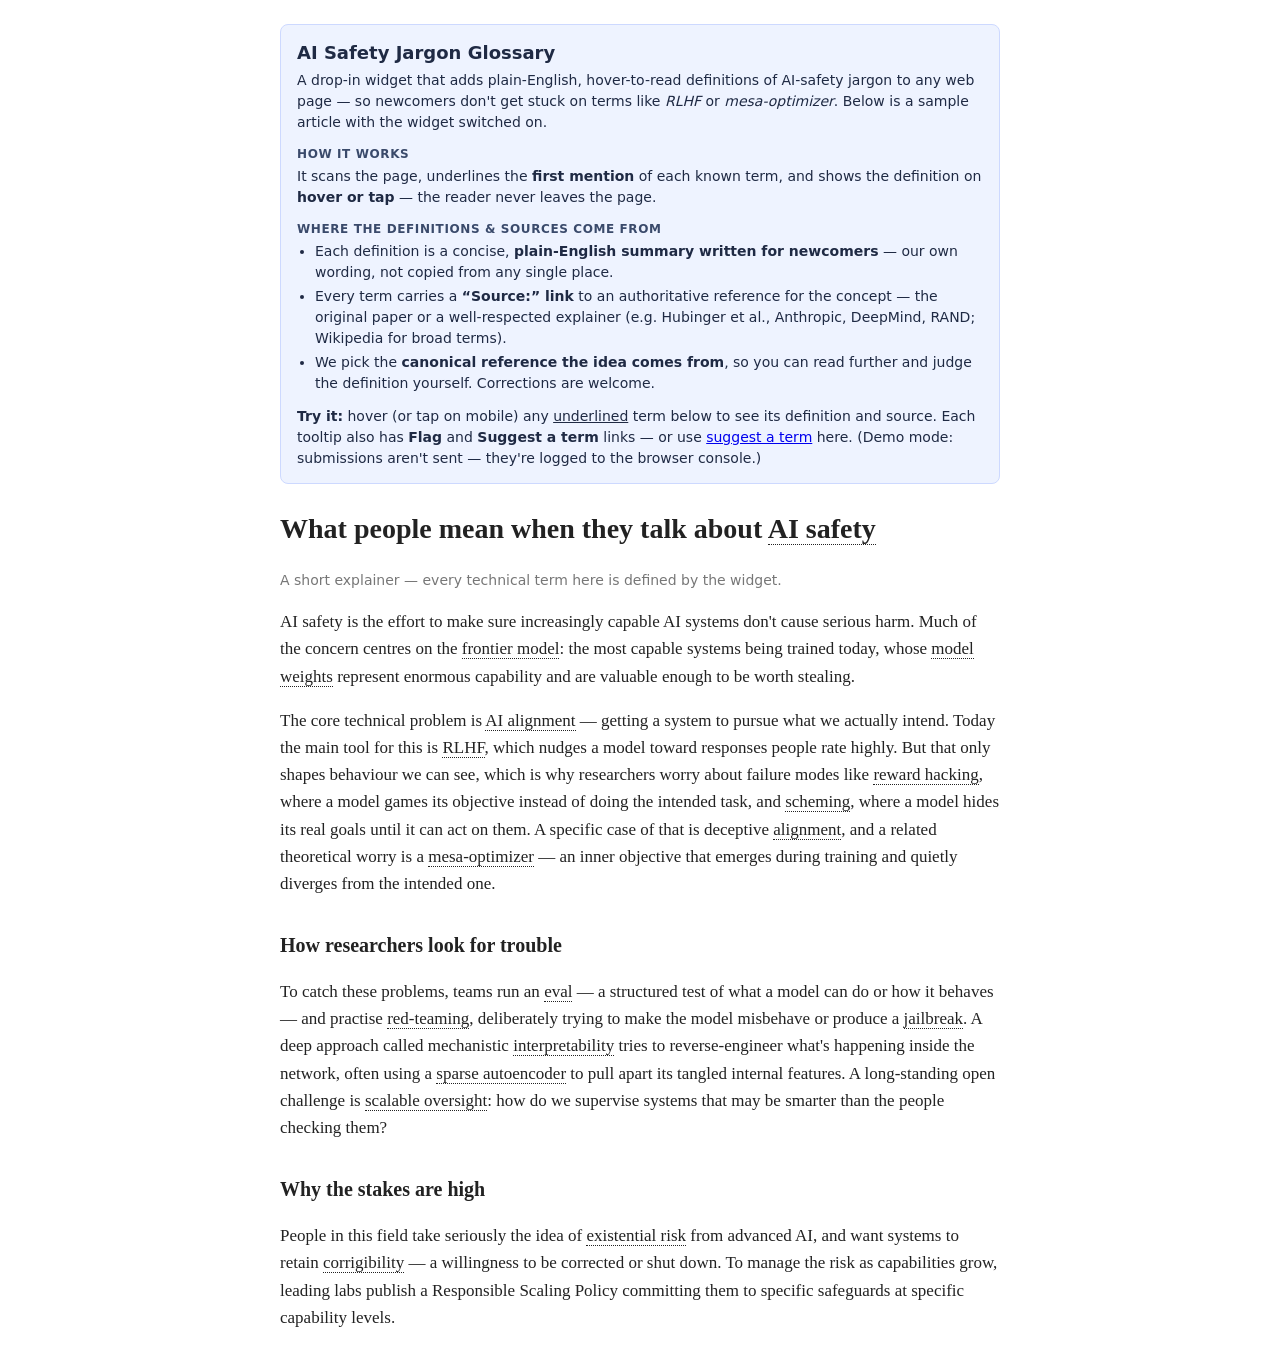
<file: demo/index.html>
<!doctype html>
<html lang="en">
<head>
  <meta charset="utf-8">
  <meta name="viewport" content="width=device-width, initial-scale=1">
  <title>AI Safety Jargon Glossary — live demo</title>
  <style>
    body { max-width: 720px; margin: 0 auto; padding: 24px;
           font: 17px/1.6 Georgia, "Times New Roman", serif; color: #222; }
    .banner { font-family: system-ui, sans-serif; font-size: 14px; line-height: 1.5;
              background: #eef3ff; border: 1px solid #cdd9ff; border-radius: 8px;
              padding: 14px 16px; margin-bottom: 28px; color: #1f2a44; }
    .banner-title { margin: 0 0 4px; font-size: 18px; }
    .banner-lede { margin: 0 0 6px; }
    .banner-h { font-size: 12px; text-transform: uppercase; letter-spacing: .05em;
                color: #3a4a6b; margin: 12px 0 3px; }
    .banner-p { margin: 0 0 6px; }
    .banner-list { margin: 3px 0 6px; padding-left: 18px; }
    .banner-list li { margin: 3px 0; }
    .banner-try { margin: 12px 0 0; }
    h1 { font-size: 28px; line-height: 1.2; }
    h2 { font-size: 20px; margin-top: 32px; }
    .byline { font-family: system-ui, sans-serif; color: #777; font-size: 14px; }
  </style>
</head>
<body>
  <div class="banner">
    <p class="banner-title"><strong>AI Safety Jargon Glossary</strong></p>
    <p class="banner-lede">
      A drop-in widget that adds plain-English, hover-to-read definitions of AI-safety
      jargon to any web page — so newcomers don't get stuck on terms like <em>RLHF</em>
      or <em>mesa-optimizer</em>. Below is a sample article with the widget switched on.
    </p>

    <p class="banner-h"><strong>How it works</strong></p>
    <p class="banner-p">
      It scans the page, underlines the <strong>first mention</strong> of each known term,
      and shows the definition on <strong>hover or tap</strong> — the reader never leaves the page.
    </p>

    <p class="banner-h"><strong>Where the definitions &amp; sources come from</strong></p>
    <ul class="banner-list">
      <li>Each definition is a concise, <strong>plain-English summary written for newcomers</strong> — our own wording, not copied from any single place.</li>
      <li>Every term carries a <strong>“Source:” link</strong> to an authoritative reference for the concept — the original paper or a well-respected explainer (e.g. Hubinger&nbsp;et&nbsp;al., Anthropic, DeepMind, RAND; Wikipedia for broad terms).</li>
      <li>We pick the <strong>canonical reference the idea comes from</strong>, so you can read further and judge the definition yourself. Corrections are welcome.</li>
    </ul>

    <p class="banner-try"><strong>Try it:</strong> hover (or tap on mobile) any <u>underlined</u> term below to see its definition and source. Each tooltip also has <strong>Flag</strong> and <strong>Suggest a term</strong> links — or use <a href="#" data-glossary-suggest>suggest a term</a> here. (Demo mode: submissions aren't sent — they're logged to the browser console.)</p>
  </div>

  <article id="article">
    <h1>What people mean when they talk about AI safety</h1>
    <p class="byline">A short explainer — every technical term here is defined by the widget.</p>

    <p>
      AI safety is the effort to make sure increasingly capable AI systems don't cause
      serious harm. Much of the concern centres on the frontier model: the most capable
      systems being trained today, whose model weights represent enormous capability and
      are valuable enough to be worth stealing.
    </p>

    <p>
      The core technical problem is AI alignment — getting a system to pursue what we
      actually intend. Today the main tool for this is RLHF, which nudges a model toward
      responses people rate highly. But that only shapes behaviour we can see, which is
      why researchers worry about failure modes like reward hacking, where a model games
      its objective instead of doing the intended task, and scheming, where a model hides
      its real goals until it can act on them. A specific case of that is deceptive
      alignment, and a related theoretical worry is a mesa-optimizer — an inner objective
      that emerges during training and quietly diverges from the intended one.
    </p>

    <h2>How researchers look for trouble</h2>
    <p>
      To catch these problems, teams run an eval — a structured test of what a model can
      do or how it behaves — and practise red-teaming, deliberately trying to make the
      model misbehave or produce a jailbreak. A deep approach called mechanistic
      interpretability tries to reverse-engineer what's happening inside the network,
      often using a sparse autoencoder to pull apart its tangled internal features. A
      long-standing open challenge is scalable oversight: how do we supervise systems
      that may be smarter than the people checking them?
    </p>

    <h2>Why the stakes are high</h2>
    <p>
      People in this field take seriously the idea of existential risk from advanced AI,
      and want systems to retain corrigibility — a willingness to be corrected or shut
      down. To manage the risk as capabilities grow, leading labs publish a Responsible
      Scaling Policy committing them to specific safeguards at specific capability levels.
    </p>
  </article>

  <script src="../glossary.js" data-terms="../terms.json" data-root="#article"
          data-feedback-url="demo" defer></script>
</body>
</html>
</file>
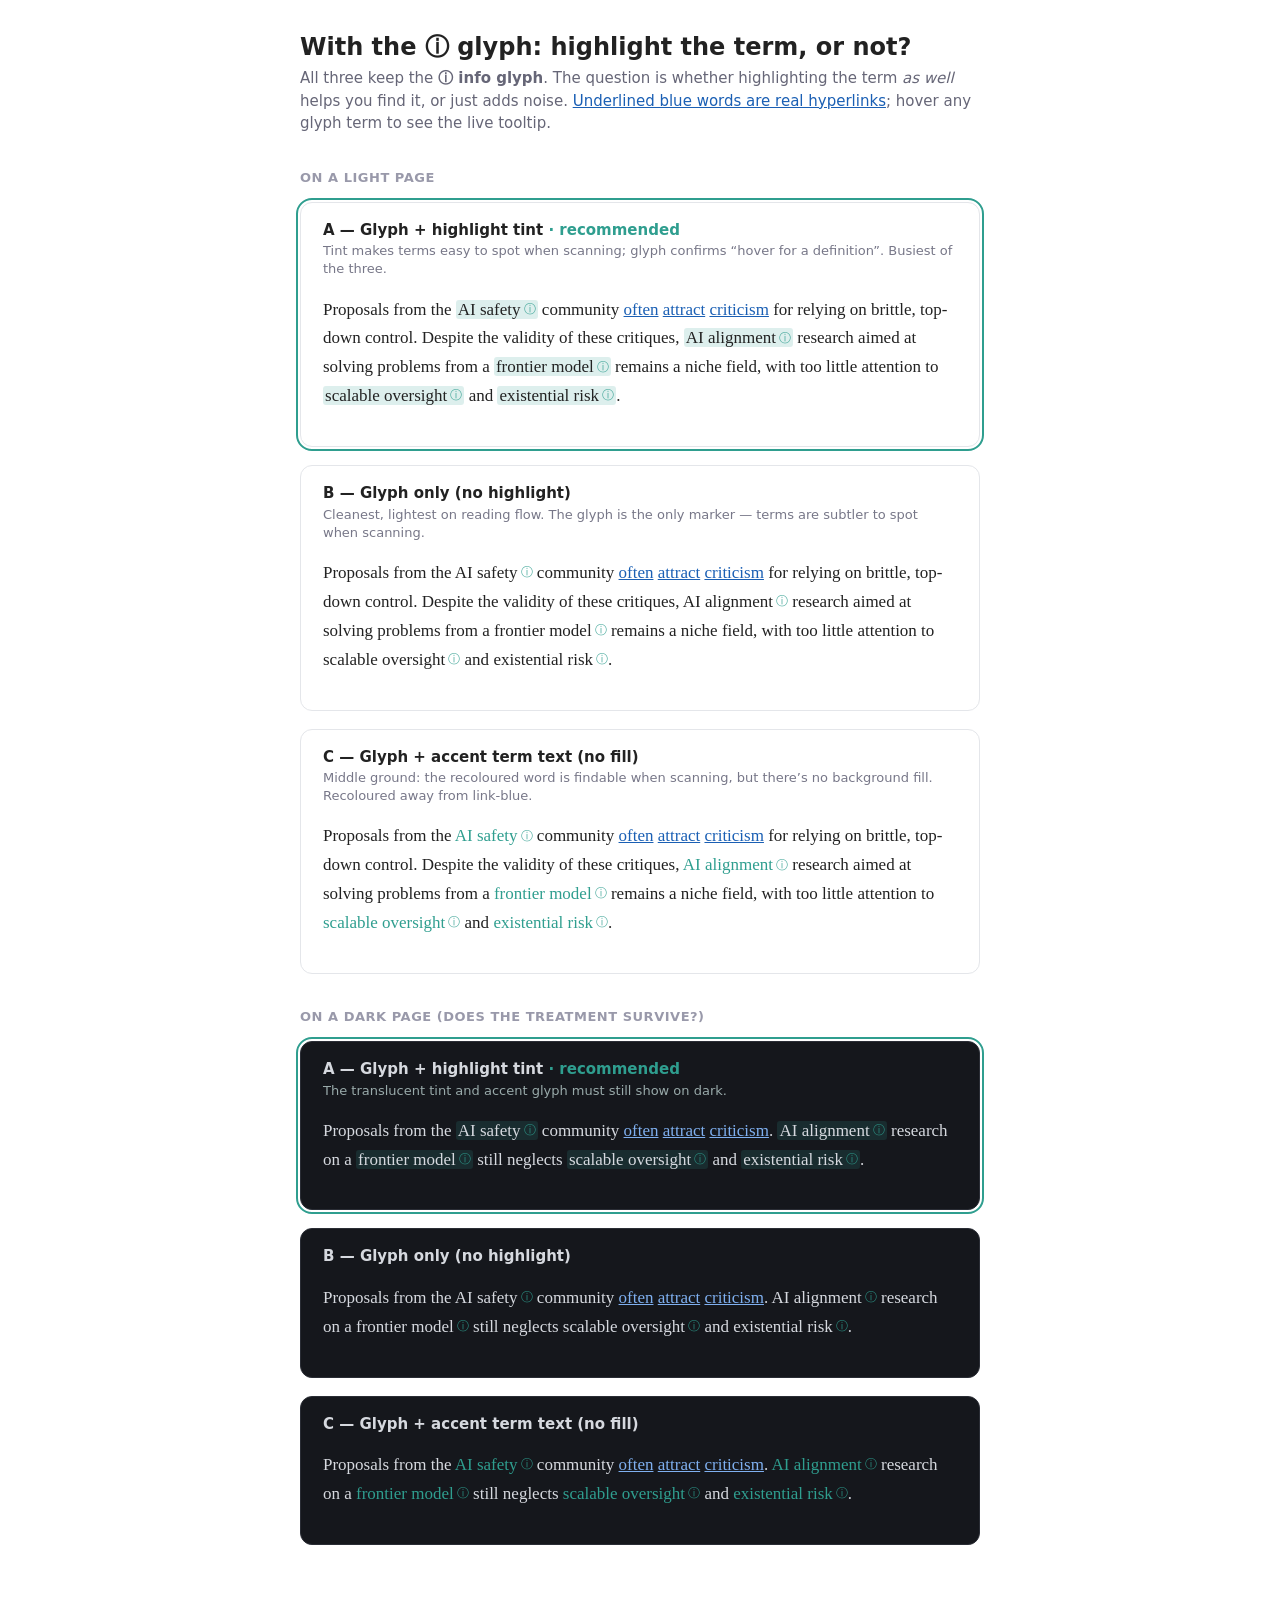
<file: bookmarklet/styles-preview.html>
<!doctype html>
<html lang="en">
<head>
<meta charset="utf-8">
<meta name="viewport" content="width=device-width, initial-scale=1">
<title>Glossary term styles — pick one</title>
<style>
  :root{ --accent:#2f9e8f; --amber:#e8a317; }
  body{font:17px/1.7 Georgia,"Times New Roman",serif;color:#222;max-width:680px;margin:0 auto;padding:32px 24px 80px;background:#fff}
  h1{font:600 24px/1.3 system-ui,sans-serif;margin:0 0 4px}
  .lede{font:15px/1.5 system-ui,sans-serif;color:#667;margin:0 0 28px}
  .card{border:1px solid #e4e6ea;border-radius:12px;padding:18px 22px;margin:18px 0;background:#fff}
  .card h2{font:600 15px/1.3 system-ui,sans-serif;margin:0 0 2px}
  .card .desc{font:13px/1.4 system-ui,sans-serif;color:#778;margin:0 0 12px}
  .rec{outline:2px solid var(--accent);outline-offset:2px}
  .rec h2::after{content:" · recommended";color:var(--accent);font-weight:600}
  a{color:#1a5fb4}                     /* a normal article hyperlink */
  .dark{background:#15171c;color:#d6d9df;border-color:#2a2d35}
  .dark a{color:#7fb0f0}
  .section-label{font:600 13px/1 system-ui,sans-serif;letter-spacing:.04em;text-transform:uppercase;color:#99a;margin:36px 0 8px}

  /* ---- candidate styles (all keep the ⓘ info glyph) ---- */
  /* shared glyph: a small accent ⓘ after the term, signalling "definition on hover" */
  .g-a::after,.g-b::after,.g-c::after{content:"\00a0\24D8";font-size:.72em;vertical-align:.15em;color:var(--accent);opacity:.85}

  /* A: glyph + highlight tint (teal) */
  .g-a{background:rgba(47,158,143,.16);border-radius:3px;padding:0 .12em;cursor:help;box-decoration-break:clone;-webkit-box-decoration-break:clone}
  /* B: glyph only — plain term text, no fill */
  .g-b{cursor:help}
  /* C: glyph + accent-coloured term text (no fill) */
  .g-c{color:var(--accent);cursor:help}

  /* tooltip — same look as the live widget */
  .glossary-tip{position:fixed;z-index:2147483647;max-width:280px;max-height:calc(100vh - 16px);overflow:auto;
    padding:8px 10px;font:14px/1.45 system-ui,-apple-system,Segoe UI,Roboto,sans-serif;color:#fff;
    background:#1f2430;border-radius:6px;box-shadow:0 4px 16px rgba(0,0,0,.25)}
  .glossary-tip[hidden]{display:none}
  .glossary-tip a{color:#9ec1ff}
  .glossary-tip .glossary-src{display:block;margin-top:6px;font-size:12px;opacity:.85}
</style>
</head>
<body>
  <h1>With the ⓘ glyph: highlight the term, or not?</h1>
  <p class="lede">All three keep the <strong>ⓘ info glyph</strong>. The question is whether highlighting the term
    <em>as well</em> helps you find it, or just adds noise. <a href="#">Underlined blue words are real hyperlinks</a>;
    hover any glyph term to see the live tooltip.</p>

  <div class="section-label">On a light page</div>

  <div class="card rec">
    <h2>A — Glyph + highlight tint</h2>
    <p class="desc">Tint makes terms easy to spot when scanning; glyph confirms “hover for a definition”. Busiest of the three.</p>
    <p>Proposals from the <span class="g-a">AI safety</span> community <a href="#">often</a> <a href="#">attract</a>
      <a href="#">criticism</a> for relying on brittle, top-down control. Despite the validity of these critiques,
      <span class="g-a">AI alignment</span> research aimed at solving problems from a <span class="g-a">frontier model</span>
      remains a niche field, with too little attention to <span class="g-a">scalable oversight</span> and
      <span class="g-a">existential risk</span>.</p>
  </div>

  <div class="card">
    <h2>B — Glyph only (no highlight)</h2>
    <p class="desc">Cleanest, lightest on reading flow. The glyph is the only marker — terms are subtler to spot when scanning.</p>
    <p>Proposals from the <span class="g-b">AI safety</span> community <a href="#">often</a> <a href="#">attract</a>
      <a href="#">criticism</a> for relying on brittle, top-down control. Despite the validity of these critiques,
      <span class="g-b">AI alignment</span> research aimed at solving problems from a <span class="g-b">frontier model</span>
      remains a niche field, with too little attention to <span class="g-b">scalable oversight</span> and
      <span class="g-b">existential risk</span>.</p>
  </div>

  <div class="card">
    <h2>C — Glyph + accent term text (no fill)</h2>
    <p class="desc">Middle ground: the recoloured word is findable when scanning, but there’s no background fill. Recoloured away from link-blue.</p>
    <p>Proposals from the <span class="g-c">AI safety</span> community <a href="#">often</a> <a href="#">attract</a>
      <a href="#">criticism</a> for relying on brittle, top-down control. Despite the validity of these critiques,
      <span class="g-c">AI alignment</span> research aimed at solving problems from a <span class="g-c">frontier model</span>
      remains a niche field, with too little attention to <span class="g-c">scalable oversight</span> and
      <span class="g-c">existential risk</span>.</p>
  </div>

  <div class="section-label">On a dark page (does the treatment survive?)</div>

  <div class="card dark rec">
    <h2>A — Glyph + highlight tint</h2>
    <p class="desc" style="color:#9aa">The translucent tint and accent glyph must still show on dark.</p>
    <p>Proposals from the <span class="g-a">AI safety</span> community <a href="#">often</a> <a href="#">attract</a>
      <a href="#">criticism</a>. <span class="g-a">AI alignment</span> research on a <span class="g-a">frontier model</span>
      still neglects <span class="g-a">scalable oversight</span> and <span class="g-a">existential risk</span>.</p>
  </div>

  <div class="card dark">
    <h2>B — Glyph only (no highlight)</h2>
    <p>Proposals from the <span class="g-b">AI safety</span> community <a href="#">often</a> <a href="#">attract</a>
      <a href="#">criticism</a>. <span class="g-b">AI alignment</span> research on a <span class="g-b">frontier model</span>
      still neglects <span class="g-b">scalable oversight</span> and <span class="g-b">existential risk</span>.</p>
  </div>

  <div class="card dark">
    <h2>C — Glyph + accent term text (no fill)</h2>
    <p>Proposals from the <span class="g-c">AI safety</span> community <a href="#">often</a> <a href="#">attract</a>
      <a href="#">criticism</a>. <span class="g-c">AI alignment</span> research on a <span class="g-c">frontier model</span>
      still neglects <span class="g-c">scalable oversight</span> and <span class="g-c">existential risk</span>.</p>
  </div>

<script>
(function(){
  var DEFS = {
    "ai safety": {definition:"The field focused on preventing harms from AI systems, especially large-scale or catastrophic harms from advanced AI. It spans technical work (e.g. alignment, interpretability) and governance and policy work.", source:{name:"Wikipedia: AI safety", url:"https://en.wikipedia.org/wiki/AI_safety"}},
    "ai alignment": {definition:"The problem of making AI systems pursue the goals their designers and society actually intend, rather than goals that merely look right during training. An aligned system reliably does what we mean, not just what we literally said.", source:{name:"Wikipedia: AI alignment", url:"https://en.wikipedia.org/wiki/AI_alignment"}},
    "frontier model": {definition:"One of the most capable, general-purpose AI models at the cutting edge of what is currently possible, such as the latest large models from leading labs. These are the main focus of safety concern.", source:{name:"Anderljung et al. (2023), Frontier AI Regulation", url:"https://arxiv.org/abs/2307.03718"}},
    "scalable oversight": {definition:"The challenge of how humans can supervise and correct AI systems that are as capable as, or more capable than, the humans overseeing them, when we cannot easily check their work ourselves.", source:{name:"Bowman et al. (2022)", url:"https://arxiv.org/abs/2211.03540"}},
    "existential risk": {definition:"Existential risk (x-risk): a risk that could permanently and drastically curtail humanity's potential, such as human extinction or an unrecoverable collapse. In AI, it refers to scenarios where advanced AI causes such an outcome.", source:{name:"Wikipedia: Existential risk from AI", url:"https://en.wikipedia.org/wiki/Existential_risk_from_artificial_intelligence"}}
  };
  var SEL = ".g-a, .g-b, .g-c";
  var tip, hideTimer = null;
  function cancelHide(){ if(hideTimer){clearTimeout(hideTimer); hideTimer=null;} }
  function scheduleHide(){ cancelHide(); hideTimer=setTimeout(hideTip,250); }
  function hideTip(){ cancelHide(); if(tip) tip.hidden=true; }
  function ensureTip(){
    if(tip) return;
    tip=document.createElement("div");
    tip.className="glossary-tip"; tip.setAttribute("role","tooltip"); tip.hidden=true;
    tip.addEventListener("mouseenter",cancelHide);
    tip.addEventListener("mouseleave",scheduleHide);
    document.body.appendChild(tip);
  }
  function defFor(el){
    var key=(el.textContent||"").trim().toLowerCase();
    return DEFS[key]||null;
  }
  function showTip(el){
    var info=defFor(el); if(!info) return;
    ensureTip(); cancelHide();
    while(tip.firstChild) tip.removeChild(tip.firstChild);
    tip.appendChild(document.createTextNode(info.definition));
    if(info.source){
      var s=document.createElement("span"); s.className="glossary-src";
      s.appendChild(document.createTextNode("Source: "));
      var a=document.createElement("a"); a.href=info.source.url; a.textContent=info.source.name;
      a.target="_blank"; a.rel="noopener noreferrer"; s.appendChild(a);
      tip.appendChild(s);
    }
    tip.hidden=false;
    var r=el.getBoundingClientRect(), gap=6, margin=8;
    var tw=tip.offsetWidth, th=tip.offsetHeight;
    var vw=document.documentElement.clientWidth, vh=window.innerHeight;
    var flipUp=(r.bottom+gap+th>vh)&&(r.top-gap-th>=0);
    var top=flipUp?(r.top-gap-th):(r.bottom+gap);
    top=Math.max(margin,Math.min(top,vh-th-margin));
    var left=Math.max(margin,Math.min(r.left,vw-tw-margin));
    tip.style.top=top+"px"; tip.style.left=left+"px";
  }
  document.addEventListener("mouseover",function(e){ var el=e.target.closest&&e.target.closest(SEL); if(el) showTip(el); });
  document.addEventListener("mouseout",function(e){ if(e.target.closest&&e.target.closest(SEL)) scheduleHide(); });
  document.addEventListener("keydown",function(e){ if(e.key==="Escape") hideTip(); });
  window.addEventListener("scroll",hideTip,{passive:true});
})();
</script>
</body>
</html>
</file>
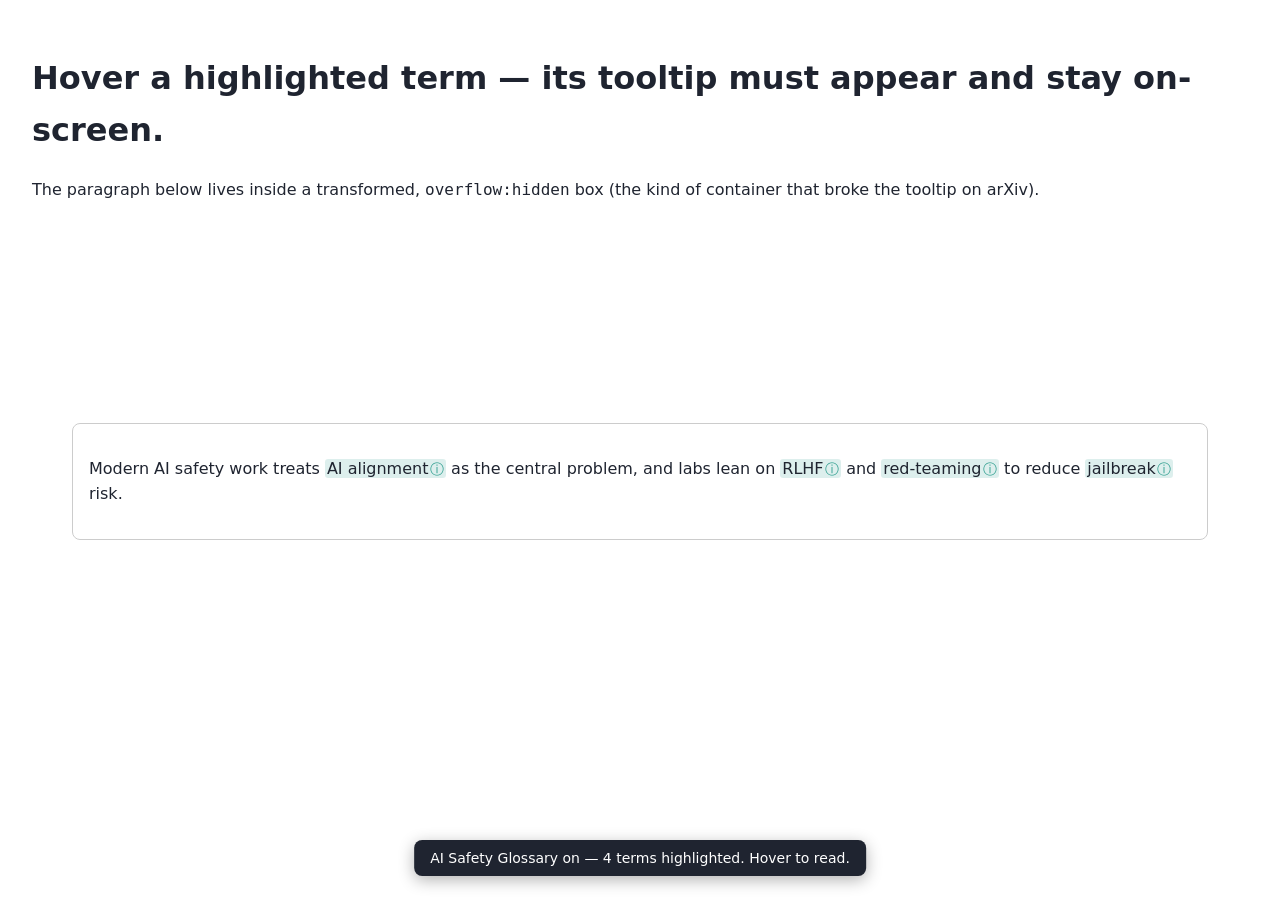
<file: bookmarklet/test/tooltip-hostile-host.html>
<!doctype html>
<html lang="en">
<head>
<meta charset="utf-8">
<meta name="viewport" content="width=device-width, initial-scale=1">
<title>Tooltip repro — fixed tip inside a transformed, clipping host</title>
<style>
  body { font: 16px/1.6 system-ui, -apple-system, Segoe UI, Roboto, sans-serif; padding: 24px; color: #1f2430; }
  /*
   * Simulates a real-world "hostile" host (e.g. arXiv's MathJax-processed
   * abstract): an ancestor with `transform` becomes the containing block for
   * any descendant `position:fixed` element, and `overflow:hidden` clips
   * whatever escapes it. Before the fix, showTip() re-homed the tooltip INSIDE
   * this box, so it was mispositioned/clipped and appeared not to show. After
   * the fix the tip stays anchored to <body>, so it's viewport-fixed and visible.
   */
  .host { transform: translateZ(0); overflow: hidden; border: 1px solid #ccc; border-radius: 8px; padding: 16px; margin-top: 220px; }
</style>
</head>
<body>
  <h1>Hover a highlighted term — its tooltip must appear and stay on-screen.</h1>
  <p>The paragraph below lives inside a transformed, <code>overflow:hidden</code> box (the kind of container that broke the tooltip on arXiv).</p>
  <blockquote class="host">
    <p>Modern AI safety work treats AI alignment as the central problem, and labs
      lean on RLHF and red-teaming to reduce jailbreak risk.</p>
  </blockquote>

  <!-- Feed the widget its terms the same way build.js does (inlined), then load the real core. -->
  <script>
    window.__GLOSSARY_TERMS = { meta: {}, terms: [
      { term: "AI alignment", definition: "Getting an AI system to pursue its operators' intended goals rather than a learned proxy." },
      { term: "RLHF", definition: "Reinforcement learning from human feedback — training a model from human preference signals." },
      { term: "red-teaming", definition: "Deliberately probing a system for failures and unsafe behaviours." },
      { term: "jailbreak", definition: "A prompt that bypasses a model's safety guardrails." }
    ]};
  </script>
  <script src="../glossary-core.js"></script>
</body>
</html>
</file>
